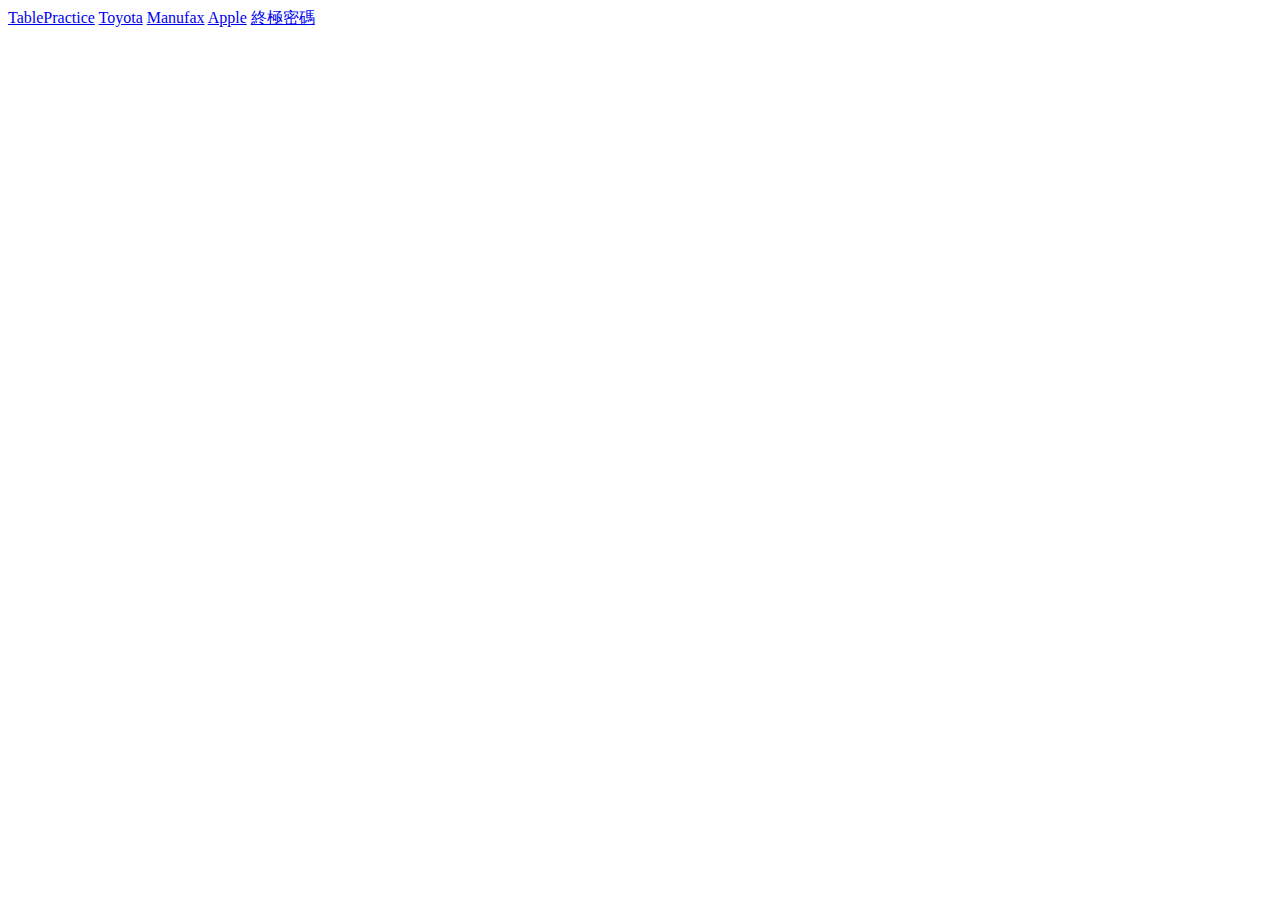
<file: index.html>
<!DOCTYPE html>
<html lang="en">
<head>
    <meta charset="UTF-8">
    <meta name="viewport" content="width=device-width, initial-scale=1.0">
    <title>Document</title>
</head>
<body>

    <a href="TablePractice.html">TablePractice</a>
    <a href="Toyota.html">Toyota</a>
    <a href="Manufax.html">Manufax</a>
    <a href="Apple/Appple.html">Apple</a>
    <a href="Abacus.html">終極密碼</a>

    
</body>
</html>
</file>
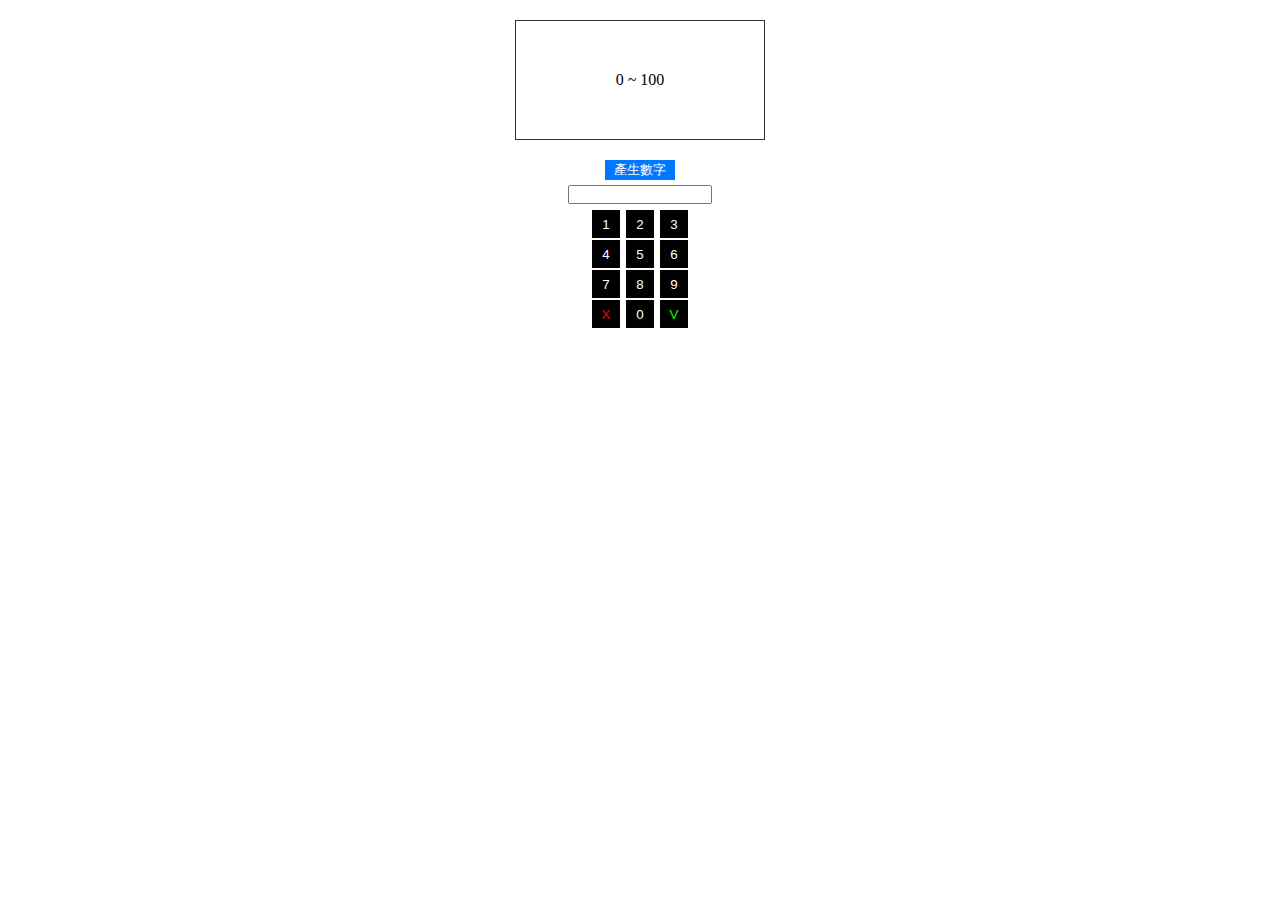
<file: Abacus.html>
<!DOCTYPE html>
<html lang="en">
<head>
    <meta charset="UTF-8">
    <meta name="viewport" content="width=device-width, initial-scale=1.0">
    <title>Document</title>
    <style>
        *{
            margin: 0;
            padding: 0;
            list-style: none;
        }
        .content{
            display: flex;
            flex-direction: column;
            align-items: center;
        }

        .msg{
            /* height: 30px; */
            /* width: 400px; */
            border: 1px solid #333;
            text-align: center;
            margin: 20px;
            padding: 50px 100px;
        }
        #createNumber{
            width: 70px;
            height: 20px;
            background-color: #07f;
            color: #fff;
            text-align: center;
            border: #fff;
        }
        #inputNumber{
            width: 140px;
            margin: 5px;
        }
        .button{
            display: flex;
            flex-direction: column;
        }
        .num, .word{
            /* margin: 10px; */
            width: 30px;
            height: 30px;
            background-color: #000;
            color: #fff;
            border:1px solid #fff;
        }
        #X{
            color: #f00;
        }
        #V{
            color: #0f0;
        }
        
    </style>
</head>
<body>
    <div class="content">
        <div class="msg">
            <label id="min">0</label>
            ~
            <label id="max">100</label>
        </div>
        <button id="createNumber">產生數字</button>
        <input type="text" id="inputNumber">
        <div class="button">
            <div class="row">
                <button class="num">1</button>
                <button class="num">2</button>
                <button class="num">3</button>
            </div>
            <div class="row">
                <button class="num">4</button>
                <button class="num">5</button>
                <button class="num">6</button>
            </div>
           <div class="row">
                <button class="num">7</button>
                <button class="num">8</button>
                <button class="num">9</button>
           </div>
           <div class="row">
                <button class="word" id="X">X</button>
                <button class="num">0</button>
                <button class="word" id="V">V</button>   
           </div>
            
        </div>
        <label for="" id="ans"></label>
    </div>
    

    <script>

        var btnRandom = document.getElementById('createNumber');
        var ans = document.getElementById('ans');
        var ansNumber;
        btnRandom.addEventListener('click', function(){
            ansNumber = Math.floor((Math.random() * 99)+1);
            ans.innerHTML = ansNumber;
        });
        var btnNumber = document.getElementsByClassName('num');
        var inputNumber = document.getElementById('inputNumber');
        for(let i = 0; i < btnNumber.length; i++){
            btnNumber[i].addEventListener('click', function(){
                 inputNumber.value += btnNumber[i].innerHTML;
            });
        }
        var clear = document.getElementById('X');
        clear.addEventListener('click', function(){
            inputNumber.value = '';
        });

        var min = document.getElementById('min');
        var max = document.getElementById('max');
        var check = document.getElementById('V');
        check.addEventListener('click', function(){
            if(inputNumber.value == ansNumber){
                ans.innerHTML = '恭喜答對了!';
            }
            else if(inputNumber.value > ansNumber){
                max.innerHTML = inputNumber.value;
            }
            else if(inputNumber.value < ansNumber){
                min.innerHTML = inputNumber.value;
            }
            inputNumber.value = '';
        });
        
    </script>
</body>
</html>
</file>
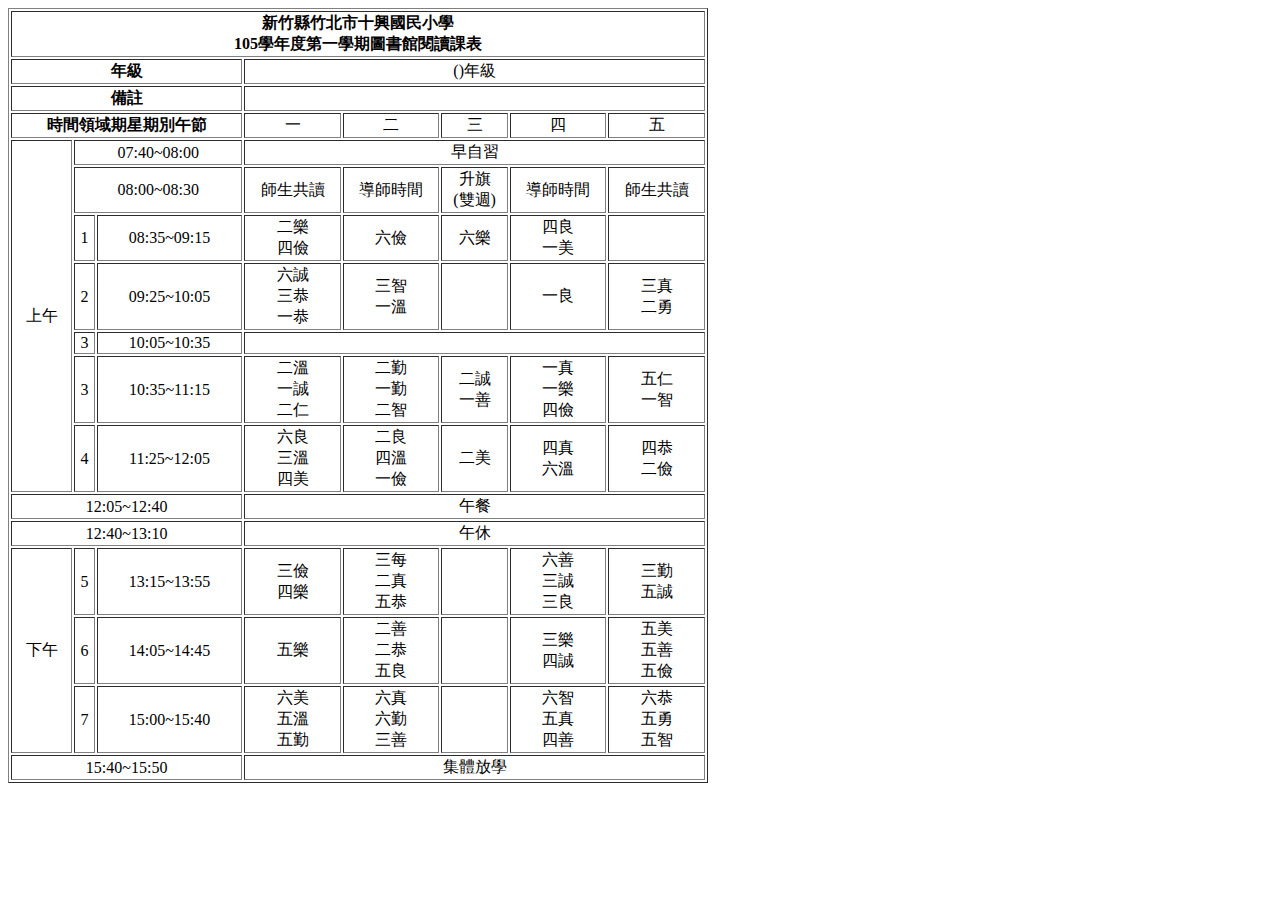
<file: TablePractice.html>
<!DOCTYPE html>
<html lang="en">
<head>
    <meta charset="UTF-8">
    <meta name="viewport" content="width=device-width, initial-scale=1.0">
    <title>Document</title>
    <style>
        td{
            text-align: center;
        }
    </style>
</head>
<body>
    <table border="1" width="700">
        <tr>
            <th colspan="8" scope="col"><strong>新竹縣竹北市十興國民小學<br>
                            105學年度第一學期圖書館閱讀課表</strong>
            </th>
        </tr>
        <tr>
            <th colspan="3" scope="col">年級</th>
            <td colspan="5">()年級</td>
        </tr>
        <tr>
            <th colspan="3" scope="col">備註</hd>
            <td colspan="5"></td>
        </tr>
        <tr>
            <th colspan="3" scope="col">時間領域期星期別午節</th>
            <td>一</td>
            <td>二</td>
            <td>三</td>
            <td>四</td>
            <td>五</td>
        </tr>
        <tr>
            <td rowspan="7">上午</td>
            <td colspan="2">07:40~08:00</td>
            <td colspan="5">早自習</td>
        </tr>
        <tr>
            <td colspan="2">08:00~08:30</td>
            <td>師生共讀</td>
            <td>導師時間</td>
            <td>升旗<br>(雙週)</td>
            <td>導師時間</td>
            <td>師生共讀</td>
        </tr>
        <tr>
            <td>1</td>
            <td>08:35~09:15</td>
            <td>二樂<br>四儉</td>
            <td>六儉</td>
            <td>六樂</td>
            <td>四良<br>一美</td>
            <td></td>
        </tr>
        <tr>
            <td>2</td>
            <td>09:25~10:05</td>
            <td>六誠<br>三恭<br>一恭</td>
            <td>三智<br>一溫</td>
            <td></td>
            <td>一良</td>
            <td>三真<br>二勇</td>
        </tr>
        <tr>
            <td>3</td>
            <td>10:05~10:35</td>
            <td colspan="5"></td>
        </tr>
        <tr>
            <td>3</td>
            <td>10:35~11:15</td>
            <td>二溫<br>一誠<br>二仁</td>
            <td>二勤<br>一勤<br>二智</td>
            <td>二誠<br>一善</td>
            <td>一真<br>一樂<br>四儉</td>
            <td>五仁<br>一智</td>
        </tr>
        <tr>
            <td>4</td>
            <td>11:25~12:05</td>
            <td>六良<br>三溫<br>四美</td>
            <td>二良<br>四溫<br>一儉</td>
            <td>二美</td>
            <td>四真<br>六溫</td>
            <td>四恭<br>二儉</td>
        </tr>
        <tr>
            <td colspan="3">12:05~12:40</td>
            <td colspan="5">午餐</td>
        </tr>
        <tr>
            <td colspan="3">12:40~13:10</td>
            <td colspan="5">午休</td>
        </tr>
        <tr>
            <td rowspan="3">下午</td>
            <td>5</td>
            <td>13:15~13:55</td>
            <td>三儉<br>四樂</td>
            <td>三每<br>二真<br>五恭</td>
            <td></td>
            <td>六善<br>三誠<br>三良</td>
            <td>三勤<br>五誠</td>
        </tr>
        <tr>
            <td>6</td>
            <td>14:05~14:45</td>
            <td>五樂</td>
            <td>二善<br>二恭<br>五良</td>
            <td></td>
            <td>三樂<br>四誠</td>
            <td>五美<br>五善<br>五儉</td>
        </tr>
        <tr>
            <td>7</td>
            <td>15:00~15:40</td>
            <td>六美<br>五溫<br>五勤</td>
            <td>六真<br>六勤<br>三善</td>
            <td></td>
            <td>六智<br>五真<br>四善</td>
            <td>六恭<br>五勇<br>五智</td>
        </tr>
        <tr>
            <td colspan="3">15:40~15:50</td>
            <td colspan="5">集體放學</td>
        </tr>
    </table>
</body>
</html>
</file>
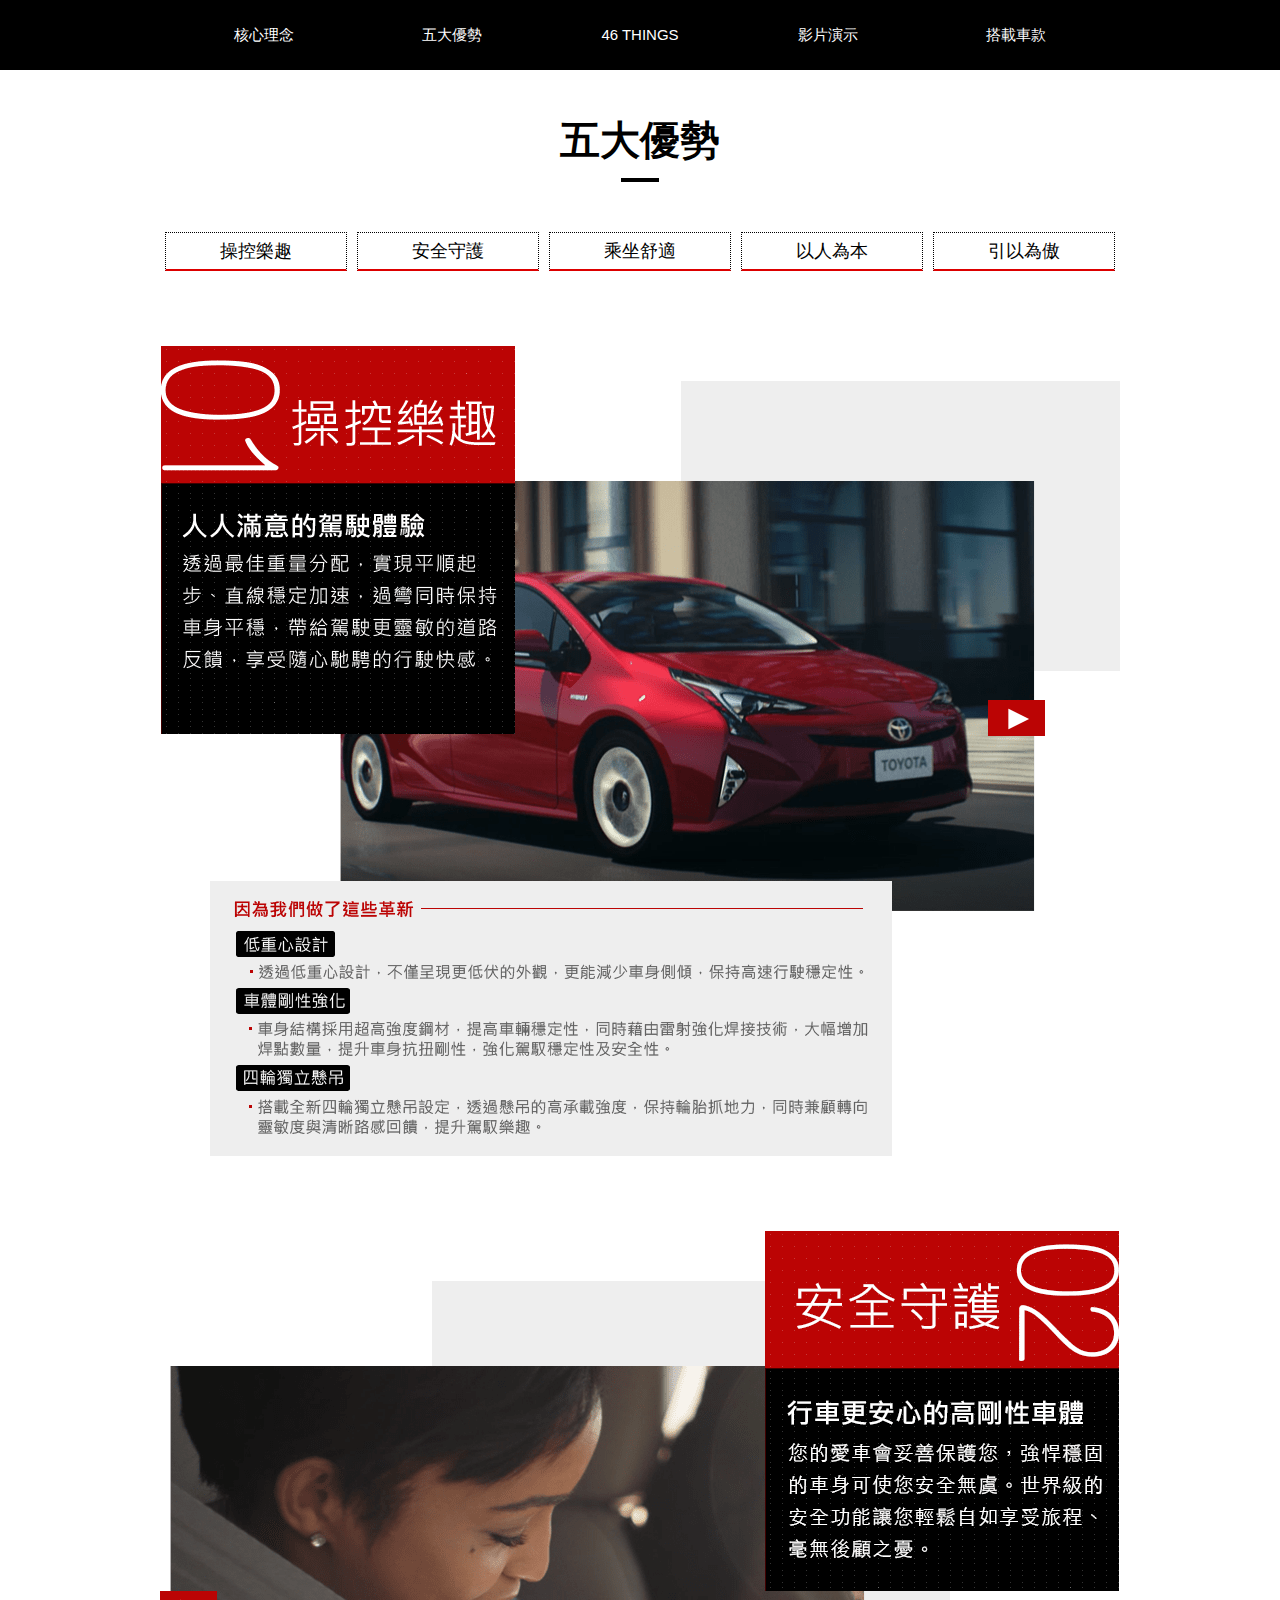
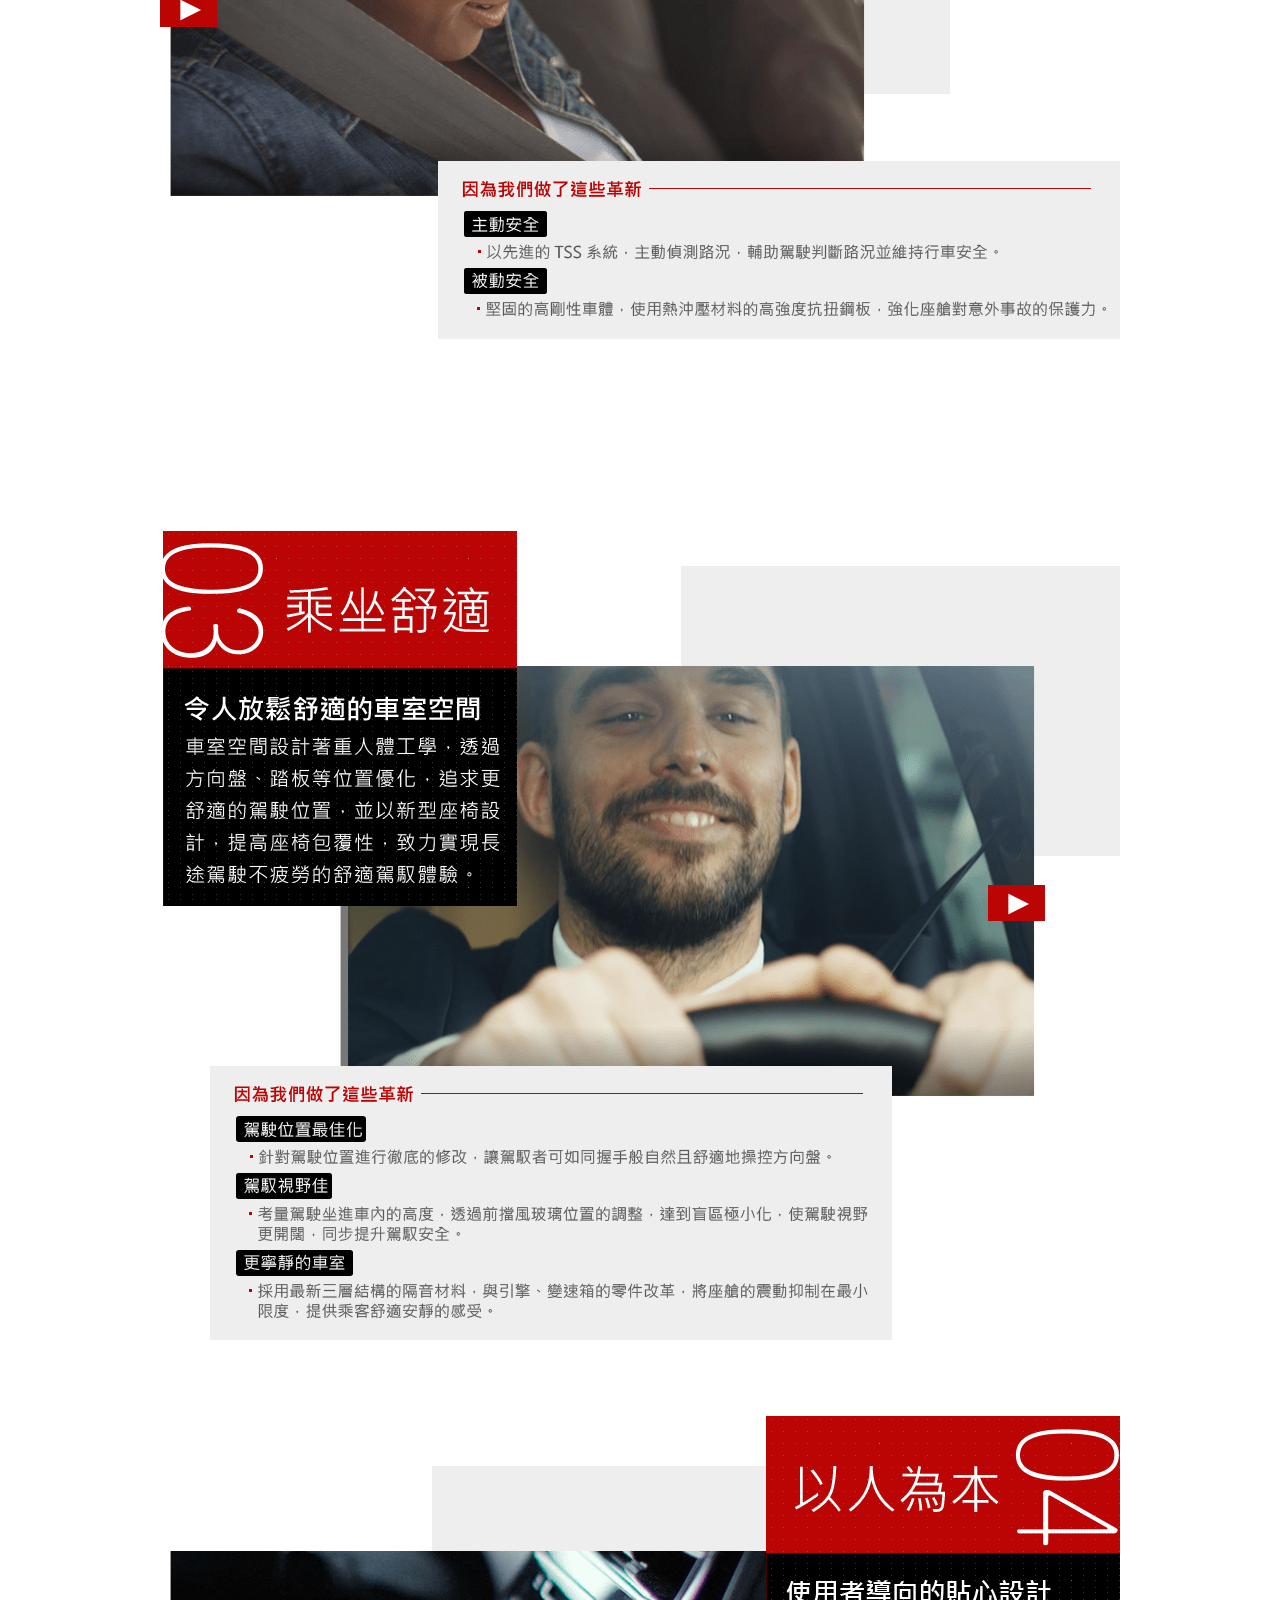
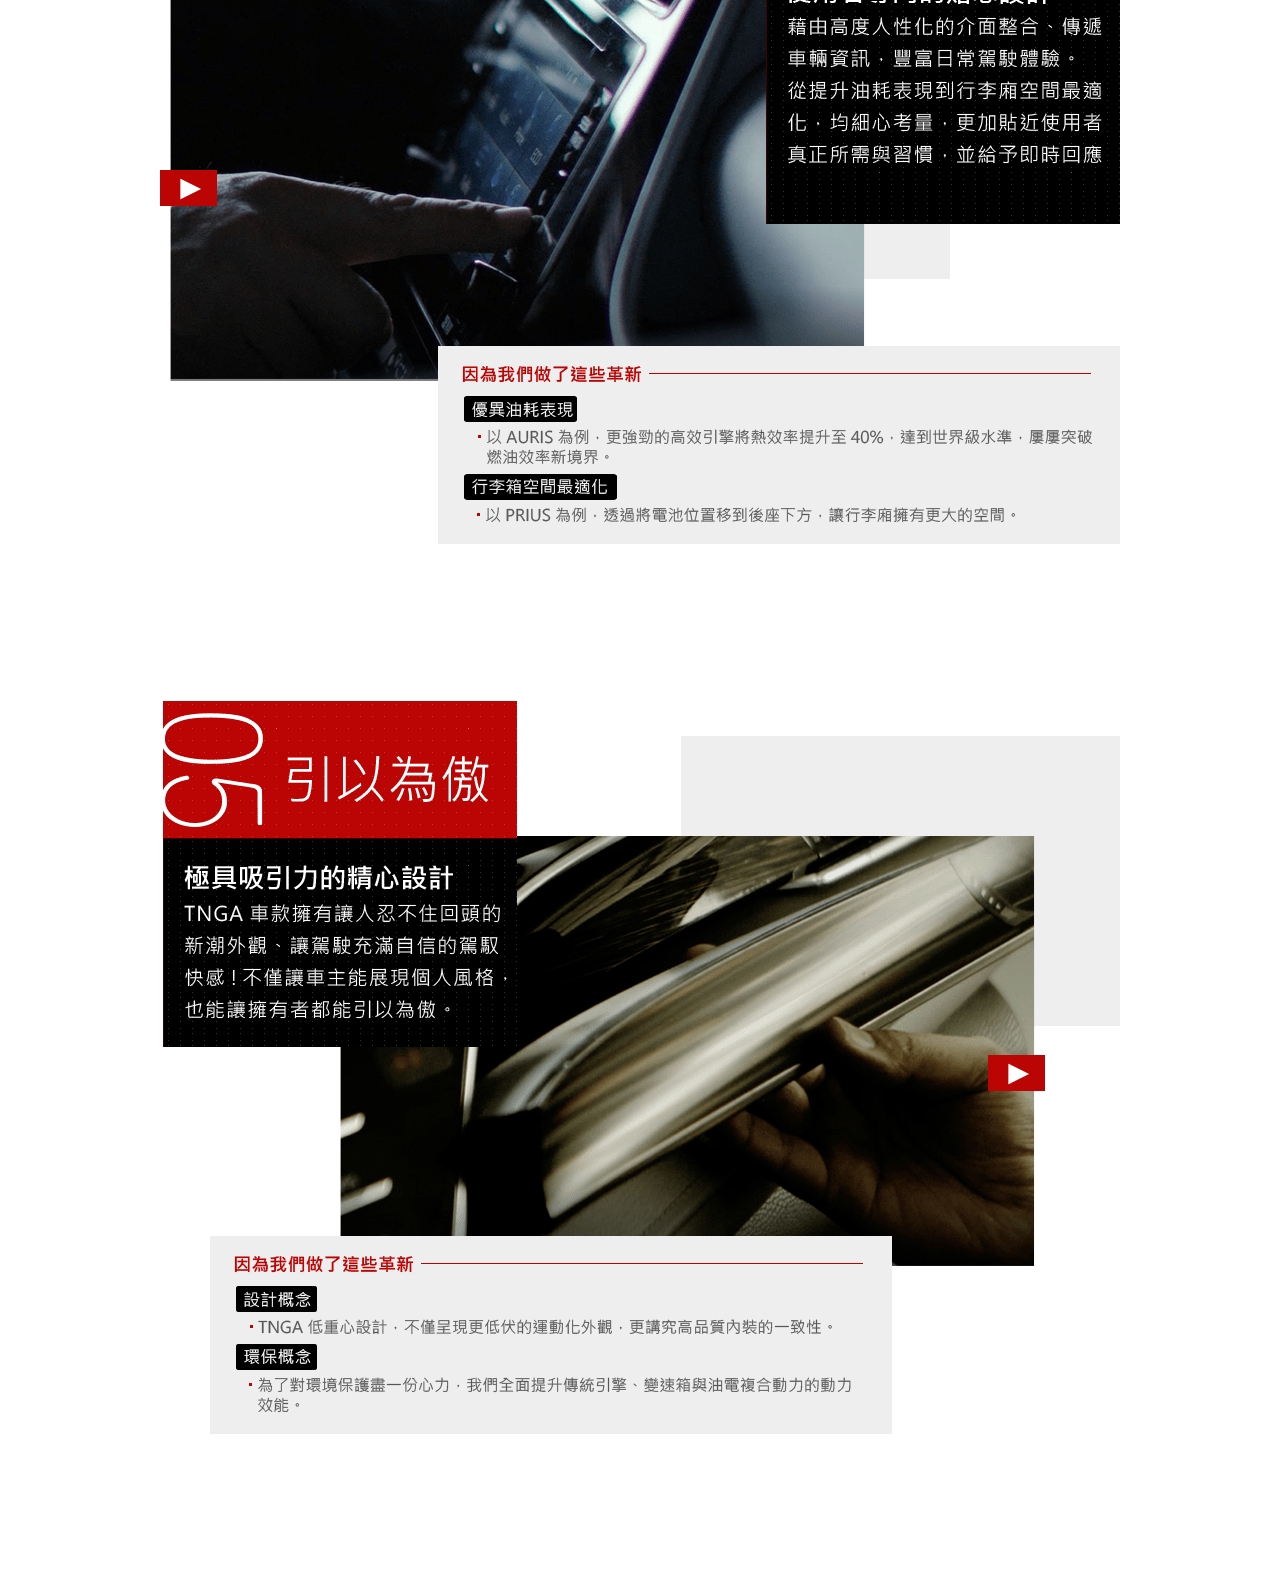
<file: Toyota.html>
<!DOCTYPE html>
<html lang="en">

<head>
    <meta charset="UTF-8">
    <meta name="viewport" content="width=device-width, initial-scale=1.0">
    <title>TNGA新世代造車工藝</title>
    <link rel="stylesheet" href="Toyota.css">
</head>

<body>
    <div>
        <nav class="nav-TOYOTA">
            <a href="#">核心理念</a>
            <a href="#">五大優勢</a>
            <a href="#">46 THINGS</a>
            <a href="#">影片演示</a>
            <a href="#">搭載車款</a>
        </nav>
    </div>

    <div class="advantage">
        <h1 class="title">五大優勢</h1>
        <div>
            <nav class="nav-TNGA">
                <a href="#">操控樂趣</a>
                <a href="#">安全守護</a>
                <a href="#">乘坐舒適</a>
                <a href="#">以人為本</a>
                <a href="#">引以為傲</a>
            </nav>
        </div>

        <div class="mix01">
            <img class="car1" src="Toyota/asset 57.png" alt="">
            <img class="icon1" src="Toyota/asset 58.png" alt="">
            <img class="info1" src="Toyota/asset 59.png" alt="">
            <img class="intorduce1" src="Toyota/asset 60.png" alt="">
            <div></div>
        </div>

        <div class="mix02">
            <img class="car2" src="Toyota/asset 61.png" alt="">
            <img class="icon2" src="Toyota/asset 58.png" alt="">
            <img class="info2" src="Toyota/asset 62.png" alt="">
            <img class="introduce2" src="Toyota/asset 63.png" alt="">
            <div></div>
        </div>

        <div class="mix03">
            <img class="car3" src="Toyota/asset 64.png" alt="">
            <img class="icon3" src="Toyota/asset 58.png" alt="">
            <img class="info3" src="Toyota/asset 65.png" alt="">
            <img class="introduce3" src="Toyota/asset 66.png" alt="">
            <div></div>
        </div>

        <div class="mix04">
            <img class="car4" src="Toyota/asset 67.png" alt="">
            <img class="icon4" src="Toyota/asset 58.png" alt="">
            <img class="info4" src="Toyota/asset 68.png" alt="">
            <img class="introduce4" src="Toyota/asset 69.png" alt="">
            <div></div>
        </div>


        <div class="mix05">
            <img class="car5" src="Toyota/asset 70.png" alt="">
            <img class="icon5" src="Toyota/asset 58.png" alt="">
            <img class="info5" src="Toyota/asset 71.png" alt="">
            <img class="introduce5" src="Toyota/asset 72.png" alt="">
            <div></div>
        </div>
    </div>

</body>

</html>
</file>
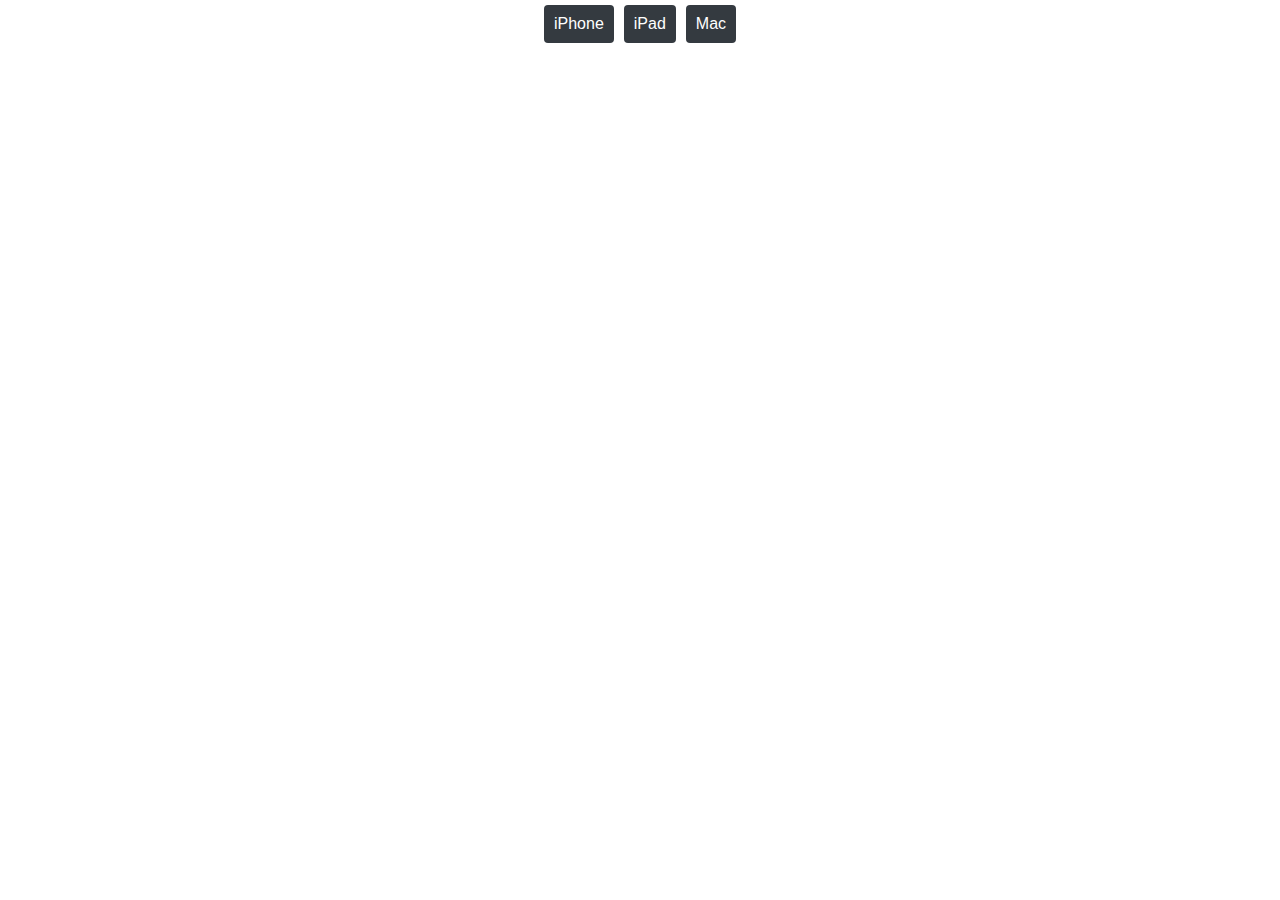
<file: Apple/Apple.html>
<!DOCTYPE html>
<html lang="en">
<head>
    <meta charset="UTF-8">
    <meta name="viewport" content="width=device-width, initial-scale=1.0">
    <title>Document</title>
    <style>
        *{
        margin: 0;
        padding: 0;
        list-style: none;
        }
        .menu{
            width: 100%;
            display: flex;
            justify-content: center;
        }
        .menu-tags{
            margin: 5px;
            padding: 10px;
            border: 0px;
            font-size: 1rem;
            border-radius: .25rem;
            background-color: #343a40;
            color: #fff;
        }
        #msg #left{
            width: 35%;
            margin-right: 5%;
        }
        #msg #right{
            width: 60%;
            font-size: 1.5rem;
        }
        #left img{
            width: 80%;
            margin-left: 20%;
        }
        #msg{
            width: 100%;
            display: flex;
            flex-wrap: wrap;
        }
        #color-div, #size-div, #calculator-div{
            box-sizing: border-box;
            margin: 0 5%;
            display: flex;
            flex-wrap: wrap;

        }
        #calculator-div{
            font-size: 4rem;
        }
        .color-btn, .size-btn{
            /* padding: 20px; */
            background-color: #fff;
            width: 200px;
            height: 150px;
            display: flex;
            flex-direction: column;
            align-items: center;
            justify-content: center;
            margin: 10px 10px;
            /* padding: 30px 50px 20px; */
            border-radius: .35rem;
        }
        .size-btn{
            display: flex;
            flex-direction: column;
            align-items: center;
            justify-content: space-evenly;
        }
        .color-btn img{
            width: 50px;
            position: relative;
        }
        

    </style>
</head>
<body>
    <div class="menu">
        <button class="menu-tags" id="iphone">iPhone</button>
        <button class="menu-tags" id="ipad">iPad</button>
        <button class="menu-tags" id="mac">Mac</button> 
    </div>
  

    <div id="msg">
        <div id="left"></div>
        <div id="right"></div>
    </div>


    <script>
        var products = {
            iphone:{
                background: 'pic/iphone.jpg',
                color:{
                    white:{name:'白色', pic:'pic/iphone-white.png', url:'https://store.storeimages.cdn-apple.com/8756/as-images.apple.com/is/finish-white-201909?wid=96&amp;hei=96&amp;fmt=jpeg&amp;qlt=80&amp;op_usm=0.5,0.5&amp;.v=1566845577171'},
                    red:{name:'紅色', pic:'pic/iphone-red.png', url:'https://store.storeimages.cdn-apple.com/8756/as-images.apple.com/is/finish-red-201909?wid=96&amp;hei=96&amp;fmt=jpeg&amp;qlt=80&amp;op_usm=0.5,0.5&amp;.v=1566845577171'},
                    black:{name:'黑色', pic:'pic/iphone-black.png', url:'https://store.storeimages.cdn-apple.com/8756/as-images.apple.com/is/finish-black-201909?wid=96&amp;hei=96&amp;fmt=jpeg&amp;qlt=80&amp;op_usm=0.5,0.5&amp;.v=1566845577171'}
                },
                storage:{G64 :24900,G128:26900,G256:30400}
                
            },
            ipad:{
                background: 'pic/ipad.png',
                color:{
                    spacegray:{name:'太空灰色', pic:'pic/ipad-spacegray.png', url:'https://store.storeimages.cdn-apple.com/8756/as-images.apple.com/is/finish-spacegray-201903?wid=102&amp;hei=102&amp;fmt=png-alpha&amp;.v=1552422652805'},
                    silver:{name:'銀色', pic:'pic/ipad-silver.png', url:'https://store.storeimages.cdn-apple.com/8756/as-images.apple.com/is/finish-silver-201903?wid=102&amp;hei=102&amp;fmt=png-alpha&amp;.v=1552422655664'},
                    gold:{name:'金色', pic:'pic/ipad-gold.png', url:'https://store.storeimages.cdn-apple.com/8756/as-images.apple.com/is/finish-gold-201903?wid=102&amp;hei=102&amp;fmt=png-alpha&amp;.v=1552422653869'}
                },
                storage:{G32 :10900, G128:13900}

            },
            mac:{
                background: 'pic/mac.png',
                color:{
                    spacegray:{name:'太空灰色', pic:'pic/mac-spacegray.png', url:'https://store.storeimages.cdn-apple.com/8756/as-images.apple.com/is/finish-spacegray-201903?wid=102&amp;hei=102&amp;fmt=png-alpha&amp;.v=1552422652805'},
                    silver:{name:'銀色', pic:'pic/mac-silver.png', url:'https://store.storeimages.cdn-apple.com/8756/as-images.apple.com/is/finish-silver-201903?wid=102&amp;hei=102&amp;fmt=png-alpha&amp;.v=1552422655664'},
                },
                storage:{G256:51300, G512:57300, TB1:63300, TB2:75300}
            }
        };

        //  var iphone = products.iphone;
        // console.log(`${p01.id}, ${p01.color}, ${p01.price}, ${p01.storage}, ${p01.network}, ${p01.pic}, ${p01.url}`);
        // console.log(products.iphone.white);
        var msg = document.getElementById('msg');
        var iphone = document.getElementById('iphone');
        var left = document.getElementById('left');
        var right = document.getElementById('right');
        var select = document.getElementsByClassName('menu-tags');

        for(let i = 0; i < select.length; i++){
            select[i].addEventListener('click', function(){
            while(left.hasChildNodes()){
                left.removeChild(left.firstChild);
            }
            while(right.hasChildNodes()){
                right.removeChild(right.firstChild);
            }
            
            var choice = products[select[i].id];
            var pic = document.createElement('img');    
            // console.log(products[select[i].id]);
            pic.src = choice.background;
            left.appendChild(pic);
            
             // ---------顏色---------
            var colorTitle = document.createElement('h2');
            colorTitle.innerText = '顏色';
            right.appendChild(colorTitle);

            var colorDiv = document.createElement('div');
            colorDiv.id = 'color-div';
            right.appendChild(colorDiv);


            for(let b = 0; b < Object.keys(choice.color).length; b++){
                let colorKey = Object.keys(choice.color)[b];

                var btn = document.createElement('button');
                btn.classList = 'color-btn';
                colorDiv.appendChild(btn);

                btn.addEventListener('click', function(){
                    pic.src = choice.color[colorKey].pic;
                });

                var colorPic = document.createElement('img');
               
                colorPic.src = choice.color[colorKey].url;
                btn.appendChild(colorPic);

                var span = document.createElement('span');
                span.innerText =  choice.color[colorKey].name;
                btn.appendChild(span);
            }


            // ---------價格試算---------
            var calculation = document.createElement('h2');
            var calculator = document.createElement('div');
            calculator.id = 'calculator-div';

            // ---------規格---------
            var sizeTitle = document.createElement('h2');
            sizeTitle.innerText = '規格';
            right.appendChild(sizeTitle);

            var sizeDiv = document.createElement('div');
            sizeDiv.id = 'size-div';
            right.appendChild(sizeDiv);

            for(let b = 0; b < Object.keys(choice.storage).length; b++){
                var sizeBtn = document.createElement('button');
                sizeBtn.classList = 'size-btn';
                sizeDiv.appendChild(sizeBtn);


                let key = Object.keys(choice.storage)[b];
                var storage = document.createElement('span');
                storage.innerText = key;
                sizeBtn.appendChild(storage);

                var price = document.createElement('span');
                price.innerText = `NT$${choice.storage[key]}`;
                sizeBtn.appendChild(price);

                sizeBtn.addEventListener('click', function(){
                    calculator.innerText = `NT$${choice.storage[key]}`;
                });
            }
            
           // ---------價格試算---------
            calculation.innerText = '價格試算';
            right.appendChild(calculation);
            right.appendChild(calculator);
            
        });

        }
        

        function creatList(){
            console.log("GOOD");

        }
        
    </script>


</body>
</html>
</file>
<file: Toyota.css>
* {
    padding: 0;
    margin: 0;
    list-style: none;
}

.nav-TOYOTA {
    background-color: #000;
    text-align: center;
    height: 70px;
}

.nav-TOYOTA>a {
    display: inline-block;
    width: 184px;
    line-height: 30px;
    color: #ffffff;
    text-decoration: none;
    font-size: 15px;
    vertical-align: middle;
    padding: 20px 0 20px;
    border-bottom: 3px solid;
    font-family: Helvetica, Verdana, Arial, "\5FAE\8EDF\6B63\9ED1\9AD4", "Microsoft JhengHei", "\5137\9ED1 Pro", "LiHei Pro", sans-serif;
}

.nav-TOYOTA>a:hover {
    border-bottom: 3px solid #ff0000;
}
/* advantage 導航欄 */
.advantage {
    /* background-color: lightpink; */
    width: 960px;
    margin-left: auto;
    margin-right: auto;
}

.title {
    text-align: center;
    margin: 50px 0;
    font-size: 40px;
    line-height: 40px;
    font-weight: bold;
    font-family: Helvetica, Verdana, Arial, "\5FAE\8EDF\6B63\9ED1\9AD4", "Microsoft JhengHei", "\5137\9ED1 Pro", "LiHei Pro", sans-serif;
}

.title::after {
    content: '';
    display: block;
    width: 38px;
    height: 4px;
    margin: 18px auto 0;
    background-color: #000000;
}

.nav-TNGA {
    width: 100%;
    text-align: center;
    display: flex;
}

.nav-TNGA>a {
    font-size: 18px;
    display: inline-block;
    text-decoration: none;
    color: #000;
    margin: 0 5px 75px;
    border: 0.5px dotted #000;
    width: 100%;
    height: 36px;
    line-height: 36px;
    vertical-align: center;
    border-bottom: 2px solid #d00;
    position: relative;

}

.nav-TNGA>a:before {
    content: '';
    position: absolute;
    bottom: 0;
    left: 0;
    right: 0;
    height: 0;
    opacity: 1;
    background-color: #d00;
    transition: .3s;
}

.nav-TNGA>a:hover::before {
    opacity: 1;
    height: 100%;
    z-index: -2;
}

/* mix1*/
.mix01 {
    /* background-color: paleturquoise; */
    width: 100%;
    /* margin: 75px auto 0; */
    height: 885px;
    text-align: center;
    position: relative;
}

.car1 {
    position: absolute;
    left: 180px;
    top: 135px;
    z-index: 1;
}

.icon1 {
    position: absolute;
    right: 75px;
    top: 40%;
    z-index: 2;
}

.info1 {
    position: absolute;
    left: 0;
    top: 0;
    z-index: 2;
}

.intorduce1 {
    position: absolute;
    top: 535px;
    left: 50px;
    z-index: 2;
}

.mix01>div {
    position: absolute;
    right: 0;
    top: 35px;
    width: 439px;
    height: 290px;
    background-color: #eee;
    z-index: 0;
}

/* mix2 */
.mix02 {
    /* background-color: palegoldenrod; */
    width: 100%;
    height: 885px;
    /* margin: 75px auto 0; */
    height: 900px;
    text-align: center;
    position: relative;
}

.car2 {
    position: absolute;
    top: 135px;
    left: 10px;
    z-index: 1;
}

.icon2 {
    position: absolute;
    left: 0;
    top: 40%;
    z-index: 2;
}

.info2 {
    position: absolute;
    top: 0;
    right: 0;
    z-index: 2;
}

.introduce2 {
    position: absolute;
    top: 530px;
    right: 0;
    z-index: 2;
}

.mix02>div {
    position: absolute;
    right: 170px;
    top: 50px;
    width: 518px;
    height: 413px;
    background-color: #eee;
    z-index: 0;
}

 /* mix03*/
 .mix03 {
    /* background-color:steelblue; */
    width: 100%;
    /* margin: 75px auto 0; */
    height: 885px;
    text-align: center;
    position: relative;
}

.car3 {
    position: absolute;
    left: 180px;
    top: 135px;
    z-index: 1;
}

.icon3 {
    position: absolute;
    right: 75px;
    top: 40%;
    z-index: 2;
}

.info3 {
    position: absolute;
    left: 0;
    top: 0;
    z-index: 2;
}
.introduce3{
    position: absolute;
    top: 535px;
    left: 50px;
    z-index: 2;          
}

.mix03>div {
    position: absolute;
    right: 0;
    top: 35px;
    width: 439px;
    height: 290px;
    background-color: #eee;
    z-index: 0;
}

/* mix4 */
.mix04 {
    /* background-color: palegoldenrod; */
    width: 100%;
    height: 885px;
    /* margin: 75px auto 0; */
    text-align: center;
    position: relative;
}

.car4 {
    position: absolute;
    top: 135px;
    left: 10px;
    z-index: 1;
}

.icon4 {
    position: absolute;
    left: 0;
    top: 40%;
    z-index: 2;
}

.info4 {
    position: absolute;
    top: 0;
    right: 0;
    z-index: 2;
}

.introduce4{
    position: absolute;
    top: 530px;
    right: 0;
    z-index: 2;
}

.mix04>div {
    position: absolute;
    right: 170px;
    top: 50px;
    width: 518px;
    height: 413px;
    background-color: #eee;
    z-index: 0;
}

 /* mix05*/
 .mix05 {
    /* background-color:steelblue; */
    width: 100%;
    /* margin: 75px auto 0; */
    height: 885px;
    text-align: center;
    position: relative;
}

.car5 {
    position: absolute;
    left: 180px;
    top: 135px;
    z-index: 1;
}

.icon5 {
    position: absolute;
    right: 75px;
    top: 40%;
    z-index: 2;
}

.info5 {
    position: absolute;
    left: 0;
    top: 0;
    z-index: 2;
}
.introduce5{
    position: absolute;
    top: 535px;
    left: 50px;
    z-index: 2;          
}

.mix05>div {
    position: absolute;
    right: 0;
    top: 35px;
    width: 439px;
    height: 290px;
    background-color: #eee;
    z-index: 0;
}
</file>
